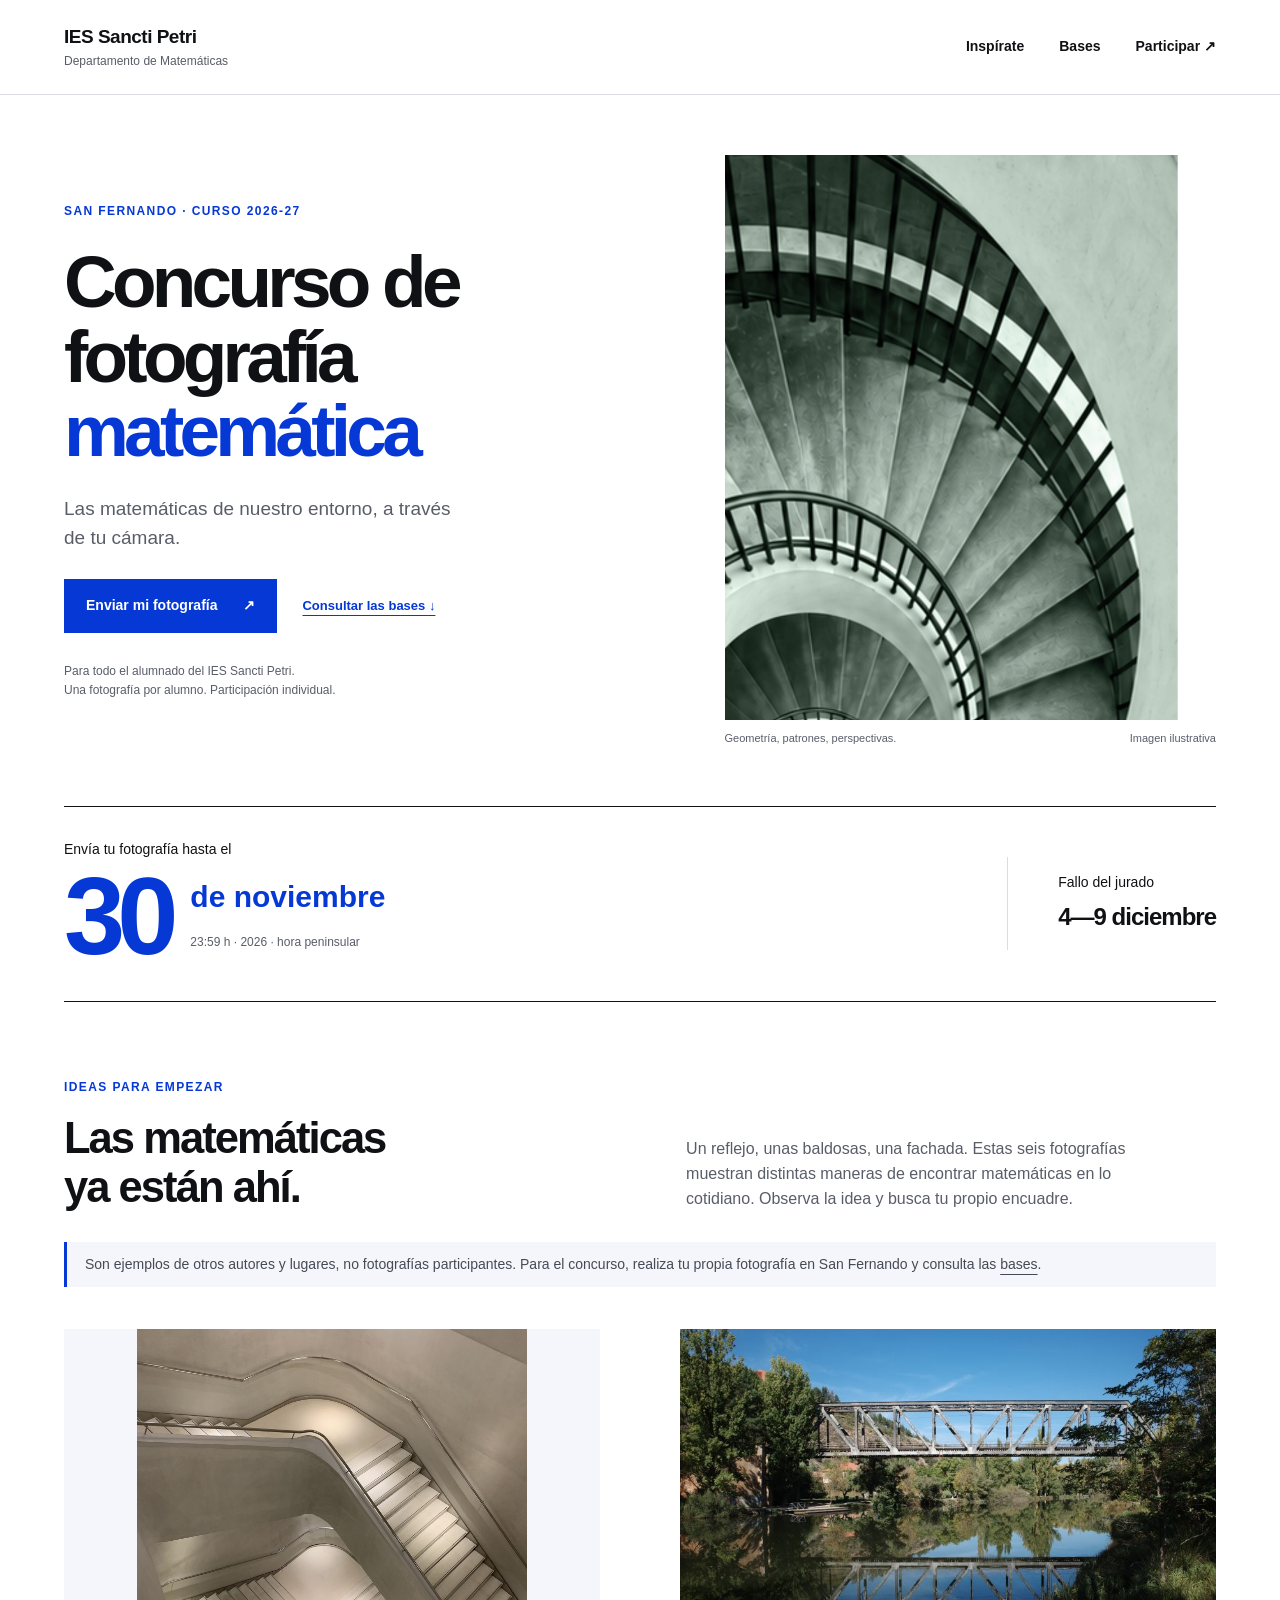
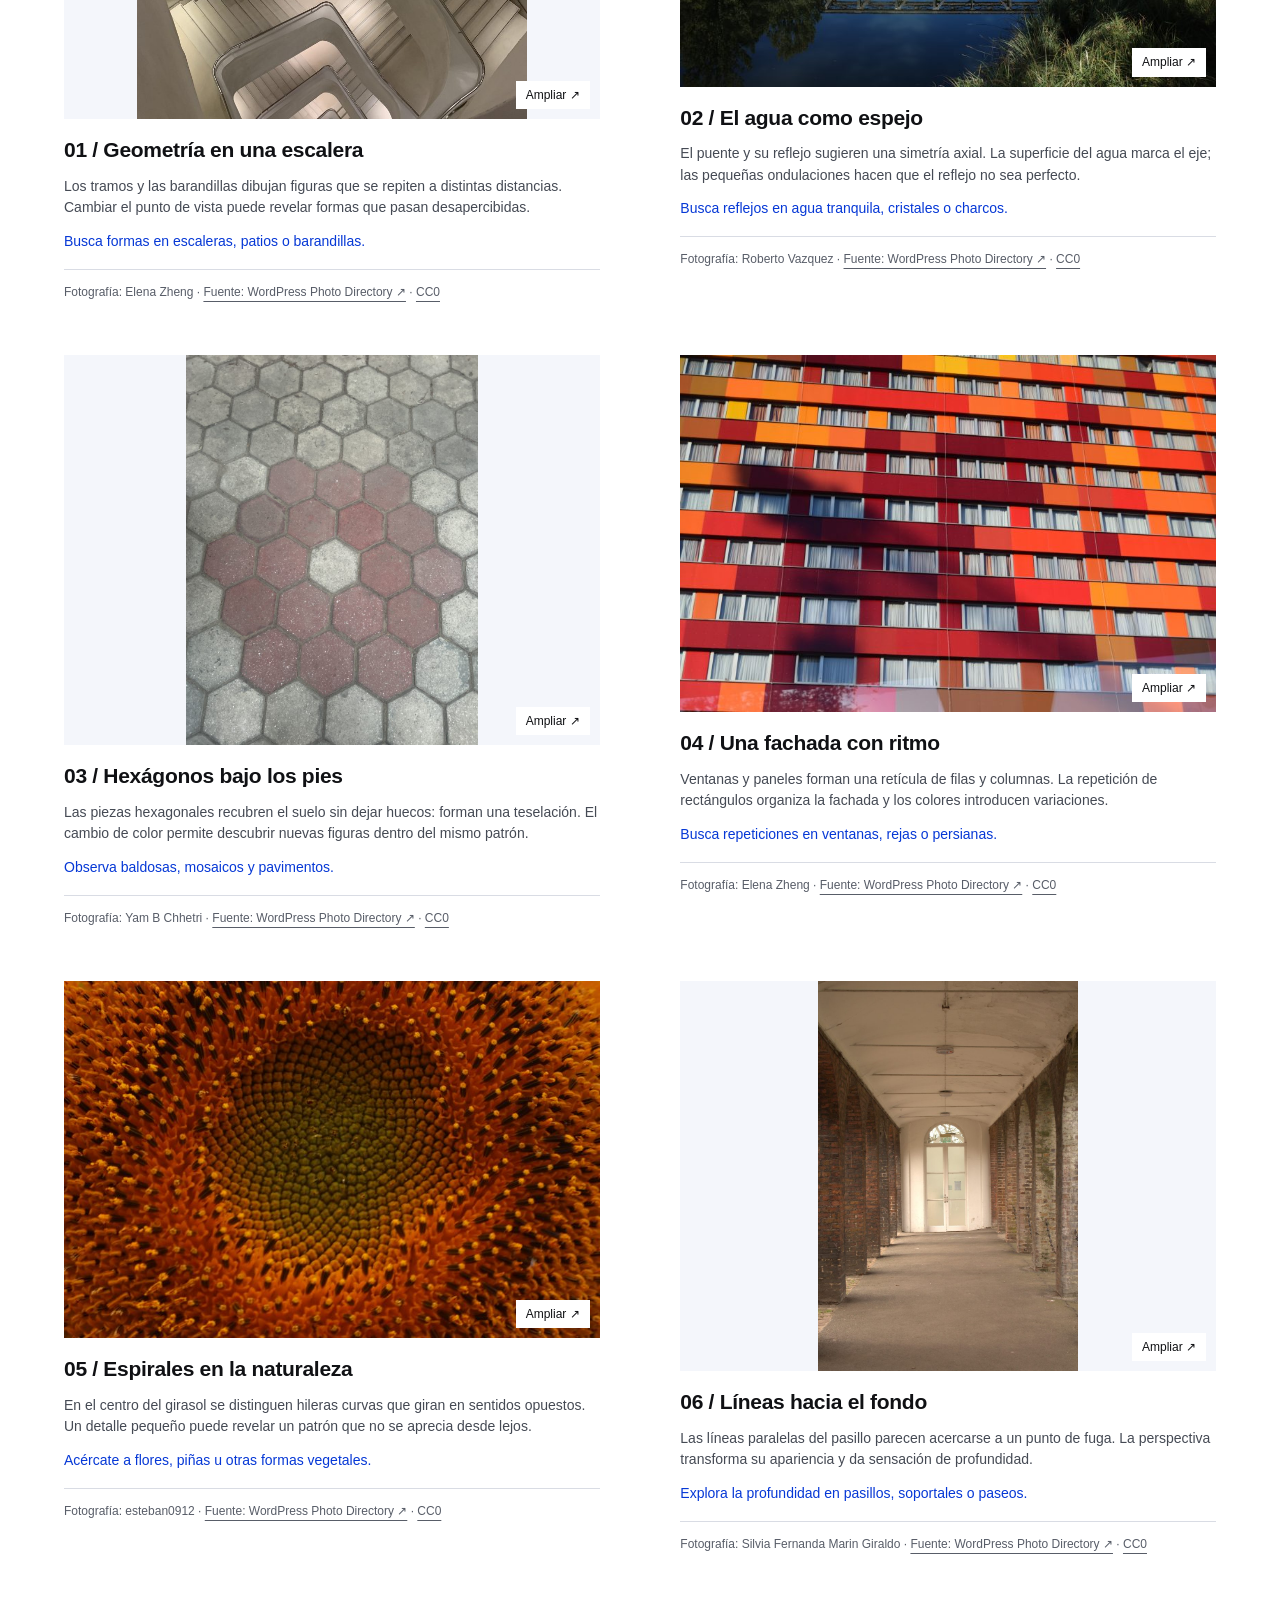
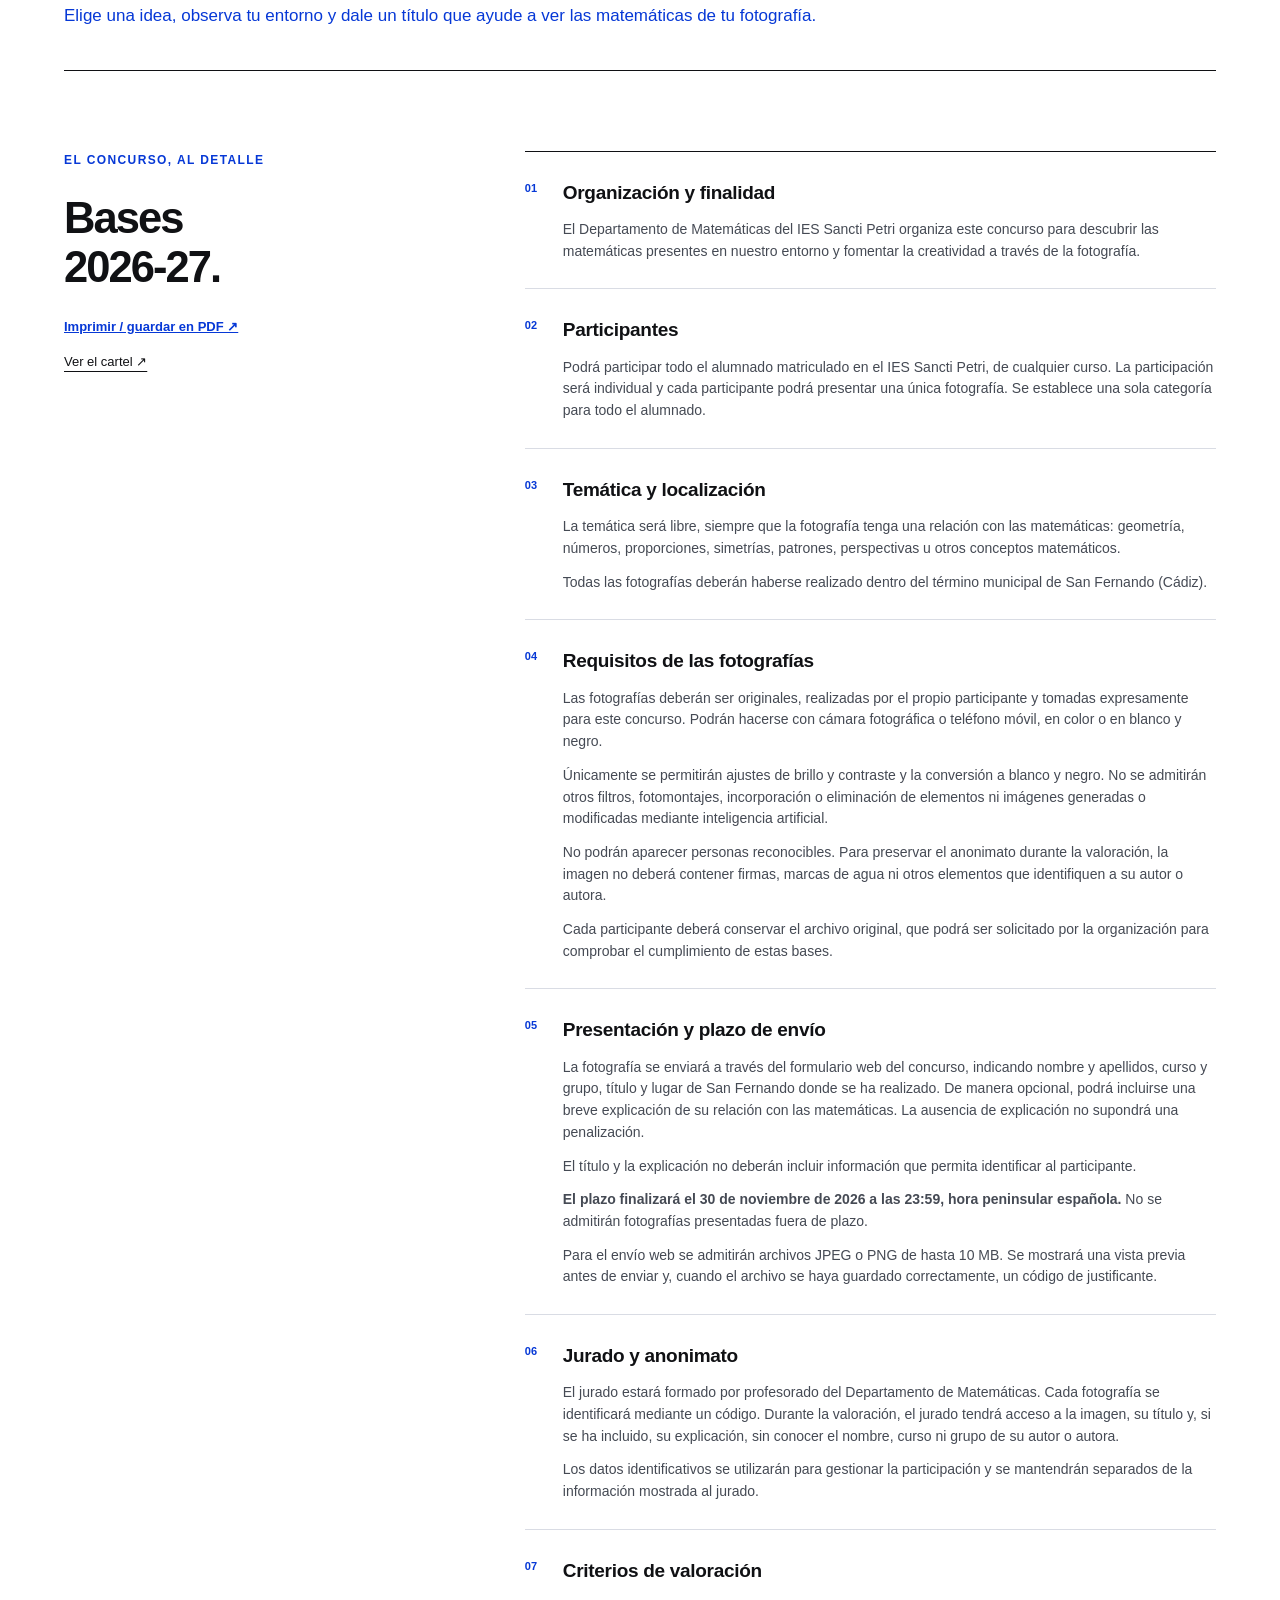
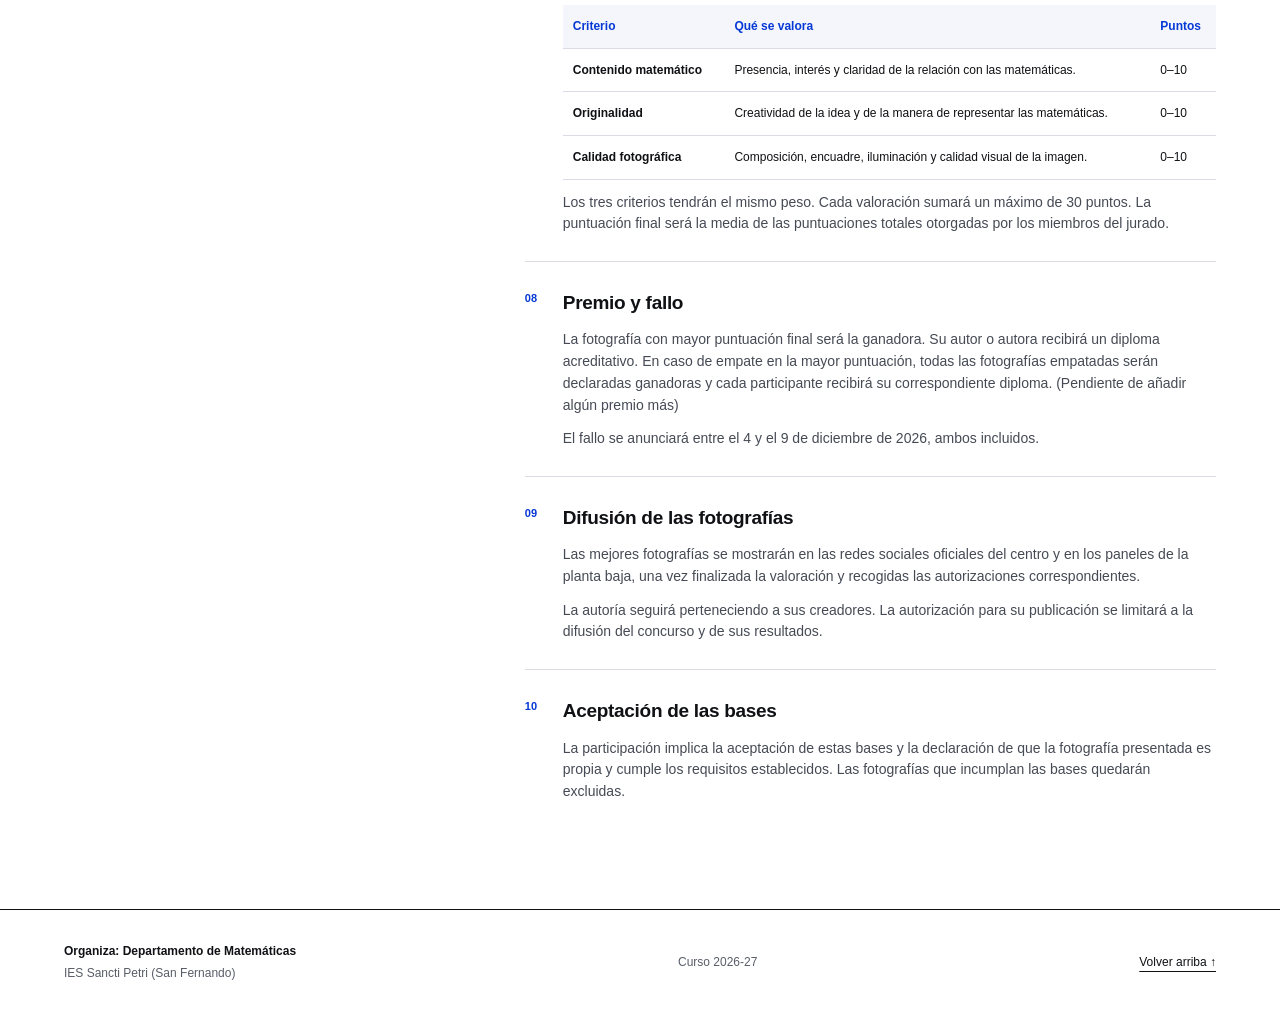
<file: docs/index.html>
<!doctype html>
<html lang="es">
<head>
<meta charset="utf-8"><meta name="viewport" content="width=device-width,initial-scale=1">
<meta name="description" content="Concurso de fotografía matemática del IES Sancti Petri. Curso 2026-27. Consulta las bases y presenta tu fotografía de San Fernando hasta el 30 de noviembre.">
<meta name="theme-color" content="#0638d6">
<title>Fotografía matemática · IES Sancti Petri</title>
<link rel="icon" href="./assets/favicon.svg" type="image/svg+xml">
<link rel="stylesheet" href="./style.css?v=20261029-1">
<link rel="stylesheet" href="./inspiration.css?v=20261029-1">
<script defer src="./config.js?v=20261028-3"></script><script defer src="./site.js?v=20261028-3"></script>
</head>
<body>
<a class="skip" href="#contenido">Saltar al contenido</a>
<header class="topbar"><a class="wordmark" href="#inicio">IES Sancti Petri<span>Departamento de Matemáticas</span></a><nav aria-label="Navegación principal"><a href="#inspiracion">Inspírate</a><a href="#bases">Bases</a><a data-submit-photo href="#bases" target="_blank" rel="noopener noreferrer" aria-disabled="true">Participar ↗</a></nav></header>
<main id="contenido">
<section class="hero" id="inicio" aria-labelledby="titulo">
<div class="hero-copy"><p class="eyebrow">San Fernando · Curso 2026-27</p><h1 id="titulo">Concurso de<br>fotografía<br><span>matemática</span></h1><p class="intro">Las matemáticas de nuestro entorno, a través de tu cámara.</p><div class="hero-actions"><a class="button" data-submit-photo href="#bases" target="_blank" rel="noopener noreferrer" aria-disabled="true">Enviar mi fotografía <span aria-hidden="true">↗</span></a><a class="text-link" href="#bases">Consultar las bases <span aria-hidden="true">↓</span></a></div><p class="notice" id="setup-note" hidden role="status">El formulario de envío todavía no está disponible.</p><noscript><p>Activa JavaScript para abrir el formulario de envío en otra pestaña.</p></noscript><p class="hero-note">Para todo el alumnado del IES Sancti Petri.<br>Una fotografía por alumno. Participación individual.</p></div>
<figure class="hero-image"><div class="photo-crop"><img src="./assets/cartel.png" alt="Imagen ilustrativa: una escalera de caracol vista desde arriba, con formas que se repiten alrededor de un centro." fetchpriority="high"></div><figcaption>Geometría, patrones, perspectivas.<span>Imagen ilustrativa</span></figcaption></figure>
</section>
<section class="deadline" aria-label="Calendario del concurso"><div class="closing"><p>Envía tu fotografía hasta el</p><div><strong>30</strong><span>de noviembre<br><small>23:59 h · 2026 · hora peninsular</small></span></div></div><div class="announcement"><p>Fallo del jurado</p><strong>4—9 diciembre</strong></div></section>
<section class="inspiration" id="inspiracion" aria-labelledby="inspiracion-titulo">
<div class="inspiration-heading"><div><p class="eyebrow">Ideas para empezar</p><h2 id="inspiracion-titulo">Las matemáticas<br>ya están ahí.</h2></div><p>Un reflejo, unas baldosas, una fachada. Estas seis fotografías muestran distintas maneras de encontrar matemáticas en lo cotidiano. Observa la idea y busca tu propio encuadre.</p></div>
<p class="inspiration-note">Son ejemplos de otros autores y lugares, no fotografías participantes. Para el concurso, realiza tu propia fotografía en San Fernando y consulta las <a href="#bases">bases</a>.</p>
<div class="examples">
<figure class="example example-square"><a class="example-photo" href="./assets/ejemplos/espiral.jpg" target="_blank" rel="noopener noreferrer" aria-label="Ampliar la fotografía de la escalera en otra pestaña"><img src="./assets/ejemplos/espiral.jpg" width="768" height="768" loading="lazy" decoding="async" alt="Escalera vista desde arriba: los tramos y las barandillas forman cuadriláteros que se repiten hacia el fondo."><span class="photo-enlarge">Ampliar ↗</span></a><figcaption><h3>01 / Geometría en una escalera</h3><p>Los tramos y las barandillas dibujan figuras que se repiten a distintas distancias. Cambiar el punto de vista puede revelar formas que pasan desapercibidas.</p><p class="example-prompt">Busca formas en escaleras, patios o barandillas.</p><p class="photo-credit">Fotografía: Elena Zheng · <a href="https://wordpress.org/photos/photo/69469d277e/" target="_blank" rel="noopener noreferrer">Fuente: WordPress Photo Directory ↗</a> · <a href="https://creativecommons.org/publicdomain/zero/1.0/" target="_blank" rel="noopener noreferrer">CC0</a></p></figcaption></figure>
<figure class="example"><a class="example-photo" href="./assets/ejemplos/simetria.jpg" target="_blank" rel="noopener noreferrer" aria-label="Ampliar la fotografía del puente y su reflejo en otra pestaña"><img src="./assets/ejemplos/simetria.jpg" width="768" height="512" loading="lazy" decoding="async" alt="Puente metálico sobre el Duero en Soria, reflejado en el agua junto con los árboles de la orilla."><span class="photo-enlarge">Ampliar ↗</span></a><figcaption><h3>02 / El agua como espejo</h3><p>El puente y su reflejo sugieren una simetría axial. La superficie del agua marca el eje; las pequeñas ondulaciones hacen que el reflejo no sea perfecto.</p><p class="example-prompt">Busca reflejos en agua tranquila, cristales o charcos.</p><p class="photo-credit">Fotografía: Roberto Vazquez · <a href="https://wordpress.org/photos/photo/22467b3290/" target="_blank" rel="noopener noreferrer">Fuente: WordPress Photo Directory ↗</a> · <a href="https://creativecommons.org/publicdomain/zero/1.0/" target="_blank" rel="noopener noreferrer">CC0</a></p></figcaption></figure>
<figure class="example example-portrait"><a class="example-photo" href="./assets/ejemplos/hexagonos.jpg" target="_blank" rel="noopener noreferrer" aria-label="Ampliar la fotografía del pavimento hexagonal en otra pestaña"><img src="./assets/ejemplos/hexagonos.jpg" width="768" height="1024" loading="lazy" decoding="async" alt="Baldosas hexagonales grises y rojizas que encajan formando un pavimento continuo."><span class="photo-enlarge">Ampliar ↗</span></a><figcaption><h3>03 / Hexágonos bajo los pies</h3><p>Las piezas hexagonales recubren el suelo sin dejar huecos: forman una teselación. El cambio de color permite descubrir nuevas figuras dentro del mismo patrón.</p><p class="example-prompt">Observa baldosas, mosaicos y pavimentos.</p><p class="photo-credit">Fotografía: Yam B Chhetri · <a href="https://wordpress.org/photos/photo/89867df763/" target="_blank" rel="noopener noreferrer">Fuente: WordPress Photo Directory ↗</a> · <a href="https://creativecommons.org/publicdomain/zero/1.0/" target="_blank" rel="noopener noreferrer">CC0</a></p></figcaption></figure>
<figure class="example"><a class="example-photo" href="./assets/ejemplos/ventanas.jpg" target="_blank" rel="noopener noreferrer" aria-label="Ampliar la fotografía de la fachada en otra pestaña"><img src="./assets/ejemplos/ventanas.jpg" width="768" height="512" loading="lazy" decoding="async" alt="Fachada con filas de ventanas y paneles rectangulares rojos, naranjas y amarillos."><span class="photo-enlarge">Ampliar ↗</span></a><figcaption><h3>04 / Una fachada con ritmo</h3><p>Ventanas y paneles forman una retícula de filas y columnas. La repetición de rectángulos organiza la fachada y los colores introducen variaciones.</p><p class="example-prompt">Busca repeticiones en ventanas, rejas o persianas.</p><p class="photo-credit">Fotografía: Elena Zheng · <a href="https://wordpress.org/photos/photo/19569de9a3/" target="_blank" rel="noopener noreferrer">Fuente: WordPress Photo Directory ↗</a> · <a href="https://creativecommons.org/publicdomain/zero/1.0/" target="_blank" rel="noopener noreferrer">CC0</a></p></figcaption></figure>
<figure class="example"><a class="example-photo" href="./assets/ejemplos/girasol.jpg" target="_blank" rel="noopener noreferrer" aria-label="Ampliar la fotografía del centro de un girasol en otra pestaña"><img src="./assets/ejemplos/girasol.jpg" width="768" height="512" loading="lazy" decoding="async" alt="Detalle del centro de un girasol donde se observan hileras curvas en espiral en dos sentidos."><span class="photo-enlarge">Ampliar ↗</span></a><figcaption><h3>05 / Espirales en la naturaleza</h3><p>En el centro del girasol se distinguen hileras curvas que giran en sentidos opuestos. Un detalle pequeño puede revelar un patrón que no se aprecia desde lejos.</p><p class="example-prompt">Acércate a flores, piñas u otras formas vegetales.</p><p class="photo-credit">Fotografía: esteban0912 · <a href="https://wordpress.org/photos/photo/341697169a/" target="_blank" rel="noopener noreferrer">Fuente: WordPress Photo Directory ↗</a> · <a href="https://creativecommons.org/publicdomain/zero/1.0/" target="_blank" rel="noopener noreferrer">CC0</a></p></figcaption></figure>
<figure class="example example-portrait"><a class="example-photo" href="./assets/ejemplos/perspectiva.jpg" target="_blank" rel="noopener noreferrer" aria-label="Ampliar la fotografía del pasillo en otra pestaña"><img src="./assets/ejemplos/perspectiva.jpg" width="768" height="1153" loading="lazy" decoding="async" alt="Pasillo entre pilares de ladrillo: las líneas del suelo y del techo parecen converger hacia una puerta al fondo."><span class="photo-enlarge">Ampliar ↗</span></a><figcaption><h3>06 / Líneas hacia el fondo</h3><p>Las líneas paralelas del pasillo parecen acercarse a un punto de fuga. La perspectiva transforma su apariencia y da sensación de profundidad.</p><p class="example-prompt">Explora la profundidad en pasillos, soportales o paseos.</p><p class="photo-credit">Fotografía: Silvia Fernanda Marin Giraldo · <a href="https://wordpress.org/photos/photo/9976aa030c/" target="_blank" rel="noopener noreferrer">Fuente: WordPress Photo Directory ↗</a> · <a href="https://creativecommons.org/publicdomain/zero/1.0/" target="_blank" rel="noopener noreferrer">CC0</a></p></figcaption></figure>
</div>
<p class="inspiration-closing">Elige una idea, observa tu entorno y dale un título que ayude a ver las matemáticas de tu fotografía.</p>
</section>
<section class="rules" id="bases" aria-labelledby="bases-titulo"><aside><p class="eyebrow">El concurso, al detalle</p><h2 id="bases-titulo">Bases<br> 2026-27.</h2><button type="button" class="text-link" id="print-bases">Imprimir / guardar en PDF ↗</button><a class="poster-link" href="./assets/cartel.png" target="_blank" rel="noopener">Ver el cartel ↗</a></aside><div class="rule-content">
<article><span class="rule-number">01</span><h3>Organización y finalidad</h3><p>El Departamento de Matemáticas del IES Sancti Petri organiza este concurso para descubrir las matemáticas presentes en nuestro entorno y fomentar la creatividad a través de la fotografía.</p></article>
<article><span class="rule-number">02</span><h3>Participantes</h3><p>Podrá participar todo el alumnado matriculado en el IES Sancti Petri, de cualquier curso. La participación será individual y cada participante podrá presentar una única fotografía. Se establece una sola categoría para todo el alumnado.</p></article>
<article><span class="rule-number">03</span><h3>Temática y localización</h3><p>La temática será libre, siempre que la fotografía tenga una relación con las matemáticas: geometría, números, proporciones, simetrías, patrones, perspectivas u otros conceptos matemáticos.</p><p>Todas las fotografías deberán haberse realizado dentro del término municipal de San Fernando (Cádiz).</p></article>
<article><span class="rule-number">04</span><h3>Requisitos de las fotografías</h3><p>Las fotografías deberán ser originales, realizadas por el propio participante y tomadas expresamente para este concurso. Podrán hacerse con cámara fotográfica o teléfono móvil, en color o en blanco y negro.</p><p>Únicamente se permitirán ajustes de brillo y contraste y la conversión a blanco y negro. No se admitirán otros filtros, fotomontajes, incorporación o eliminación de elementos ni imágenes generadas o modificadas mediante inteligencia artificial.</p><p>No podrán aparecer personas reconocibles. Para preservar el anonimato durante la valoración, la imagen no deberá contener firmas, marcas de agua ni otros elementos que identifiquen a su autor o autora.</p><p>Cada participante deberá conservar el archivo original, que podrá ser solicitado por la organización para comprobar el cumplimiento de estas bases.</p></article>
<article><span class="rule-number">05</span><h3>Presentación y plazo de envío</h3><p>La fotografía se enviará a través del formulario web del concurso, indicando nombre y apellidos, curso y grupo, título y lugar de San Fernando donde se ha realizado. De manera opcional, podrá incluirse una breve explicación de su relación con las matemáticas. La ausencia de explicación no supondrá una penalización.</p><p>El título y la explicación no deberán incluir información que permita identificar al participante.</p><p><strong>El plazo finalizará el 30 de noviembre de 2026 a las 23:59, hora peninsular española.</strong> No se admitirán fotografías presentadas fuera de plazo.</p><p>Para el envío web se admitirán archivos JPEG o PNG de hasta 10 MB. Se mostrará una vista previa antes de enviar y, cuando el archivo se haya guardado correctamente, un código de justificante.</p></article>
<article><span class="rule-number">06</span><h3>Jurado y anonimato</h3><p>El jurado estará formado por profesorado del Departamento de Matemáticas. Cada fotografía se identificará mediante un código. Durante la valoración, el jurado tendrá acceso a la imagen, su título y, si se ha incluido, su explicación, sin conocer el nombre, curso ni grupo de su autor o autora.</p><p>Los datos identificativos se utilizarán para gestionar la participación y se mantendrán separados de la información mostrada al jurado.</p></article>
<article><span class="rule-number">07</span><h3>Criterios de valoración</h3><div class="table-wrap"><table><caption class="sr-only">Criterios, aspectos valorados y puntuación</caption><thead><tr><th scope="col">Criterio</th><th scope="col">Qué se valora</th><th scope="col">Puntos</th></tr></thead><tbody><tr><th scope="row">Contenido matemático</th><td>Presencia, interés y claridad de la relación con las matemáticas.</td><td>0–10</td></tr><tr><th scope="row">Originalidad</th><td>Creatividad de la idea y de la manera de representar las matemáticas.</td><td>0–10</td></tr><tr><th scope="row">Calidad fotográfica</th><td>Composición, encuadre, iluminación y calidad visual de la imagen.</td><td>0–10</td></tr></tbody></table></div><p>Los tres criterios tendrán el mismo peso. Cada valoración sumará un máximo de 30 puntos. La puntuación final será la media de las puntuaciones totales otorgadas por los miembros del jurado.</p></article>
<article><span class="rule-number">08</span><h3>Premio y fallo</h3><p>La fotografía con mayor puntuación final será la ganadora. Su autor o autora recibirá un diploma acreditativo. En caso de empate en la mayor puntuación, todas las fotografías empatadas serán declaradas ganadoras y cada participante recibirá su correspondiente diploma. (Pendiente de añadir algún premio más)</p><p>El fallo se anunciará entre el 4 y el 9 de diciembre de 2026, ambos incluidos.</p></article>
<article><span class="rule-number">09</span><h3>Difusión de las fotografías</h3><p>Las mejores fotografías se mostrarán en las redes sociales oficiales del centro y en los paneles de la planta baja, una vez finalizada la valoración y recogidas las autorizaciones correspondientes.</p><p>La autoría seguirá perteneciendo a sus creadores. La autorización para su publicación se limitará a la difusión del concurso y de sus resultados.</p></article>
<article><span class="rule-number">10</span><h3>Aceptación de las bases</h3><p>La participación implica la aceptación de estas bases y la declaración de que la fotografía presentada es propia y cumple los requisitos establecidos. Las fotografías que incumplan las bases quedarán excluidas.</p></article>
</div></section>
</main>
<footer><div><strong>Organiza: Departamento de Matemáticas</strong><p>IES Sancti Petri (San Fernando)</p></div><span>Curso 2026-27</span><a href="#inicio">Volver arriba ↑</a></footer>
</body></html>
</file>
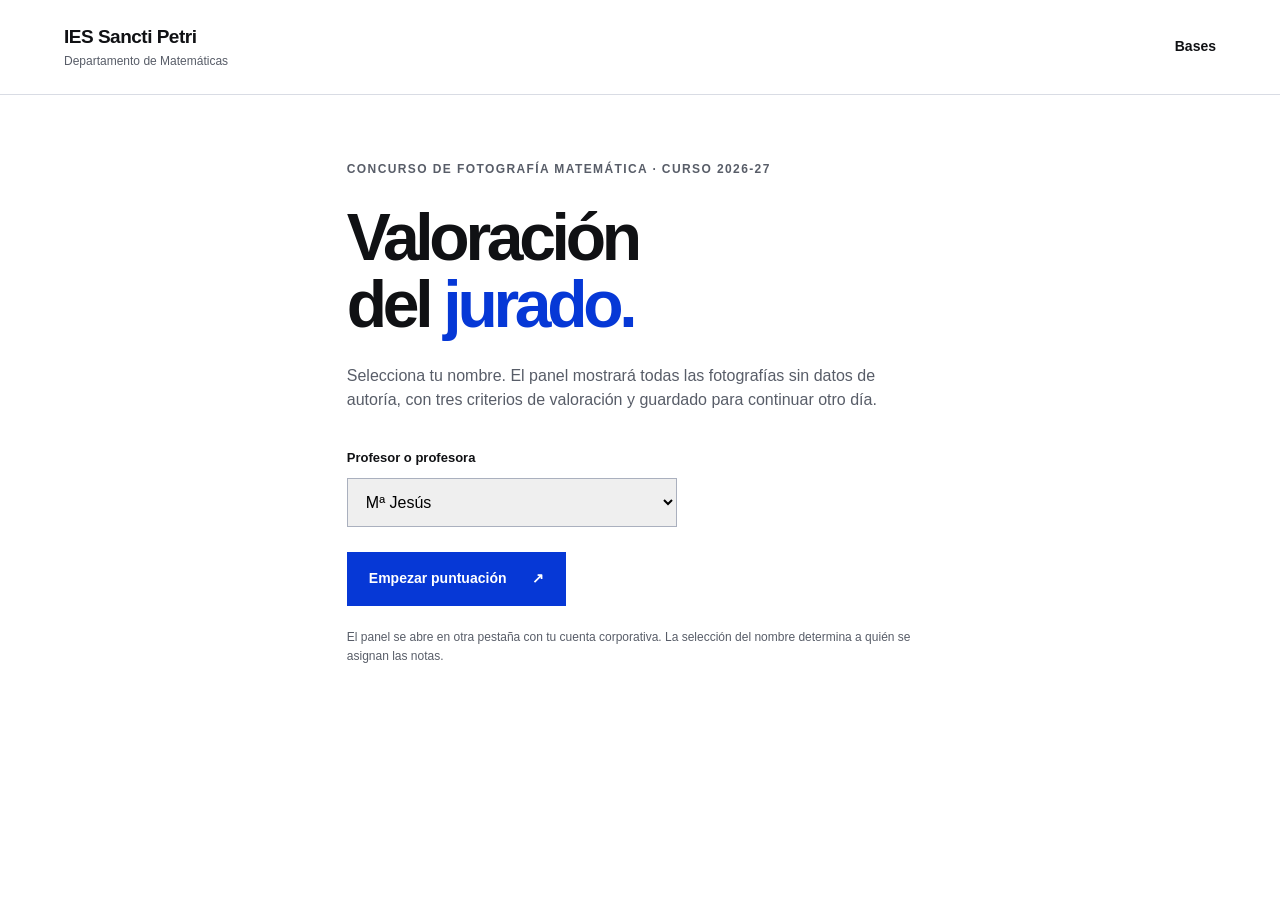
<file: docs/puntuacion/index.html>
<!doctype html><html lang="es"><head><meta charset="utf-8"><meta name="viewport" content="width=device-width,initial-scale=1"><meta name="theme-color" content="#0638d6"><title>Jurado · Fotografía matemática</title><link rel="icon" href="../assets/favicon.svg"><link rel="stylesheet" href="../style.css"><script defer src="../config.js?v=20261028-4"></script><script defer src="./jury-entry.js?v=20261028-4"></script><style>.jury-entry{max-width:740px;padding:65px 6% 90px;margin:auto}.jury-entry h1{font-size:clamp(40px,7vw,66px);margin-bottom:25px}.jury-entry>p{color:#585d68}.jury-entry label{display:block;font-size:13px;font-weight:700;margin:35px 0 10px}.jury-entry select{font:16px Arial;padding:14px;border:1px solid #aab0be;width:100%;max-width:330px;display:block;margin-bottom:25px}.jury-entry .button{width:max-content}.jury-entry .small{font-size:12px;margin-top:22px}.jury-entry select:focus-visible{outline:3px solid #8aa4ff;outline-offset:3px}</style></head><body><header class="topbar"><a class="wordmark" href="../">IES Sancti Petri<span>Departamento de Matemáticas</span></a><nav><a href="../#bases">Bases</a></nav></header><main class="jury-entry"><p class="eyebrow">Concurso de fotografía matemática · Curso 2026-27</p><h1>Valoración<br>del <span>jurado.</span></h1><p>Selecciona tu nombre. El panel mostrará todas las fotografías sin datos de autoría, con tres criterios de valoración y guardado para continuar otro día.</p><label for="jury-teacher">Profesor o profesora</label><select id="jury-teacher"><option value="maria-jesus">Mª Jesús</option><option value="diego">Diego</option><option value="lucia">Lucía</option><option value="carmen">Carmen</option><option value="juana">Juana</option><option value="david">David</option><option value="maria-carmen">Mª Carmen</option></select><a class="button" id="jury-open" href="#" target="_blank" rel="noopener noreferrer" aria-disabled="true">Empezar puntuación <span aria-hidden="true">↗</span></a><p class="small">El panel se abre en otra pestaña con tu cuenta corporativa. La selección del nombre determina a quién se asignan las notas.</p><p class="notice" id="jury-setup" role="status">El panel todavía no está conectado.</p></main></body></html>
</file>
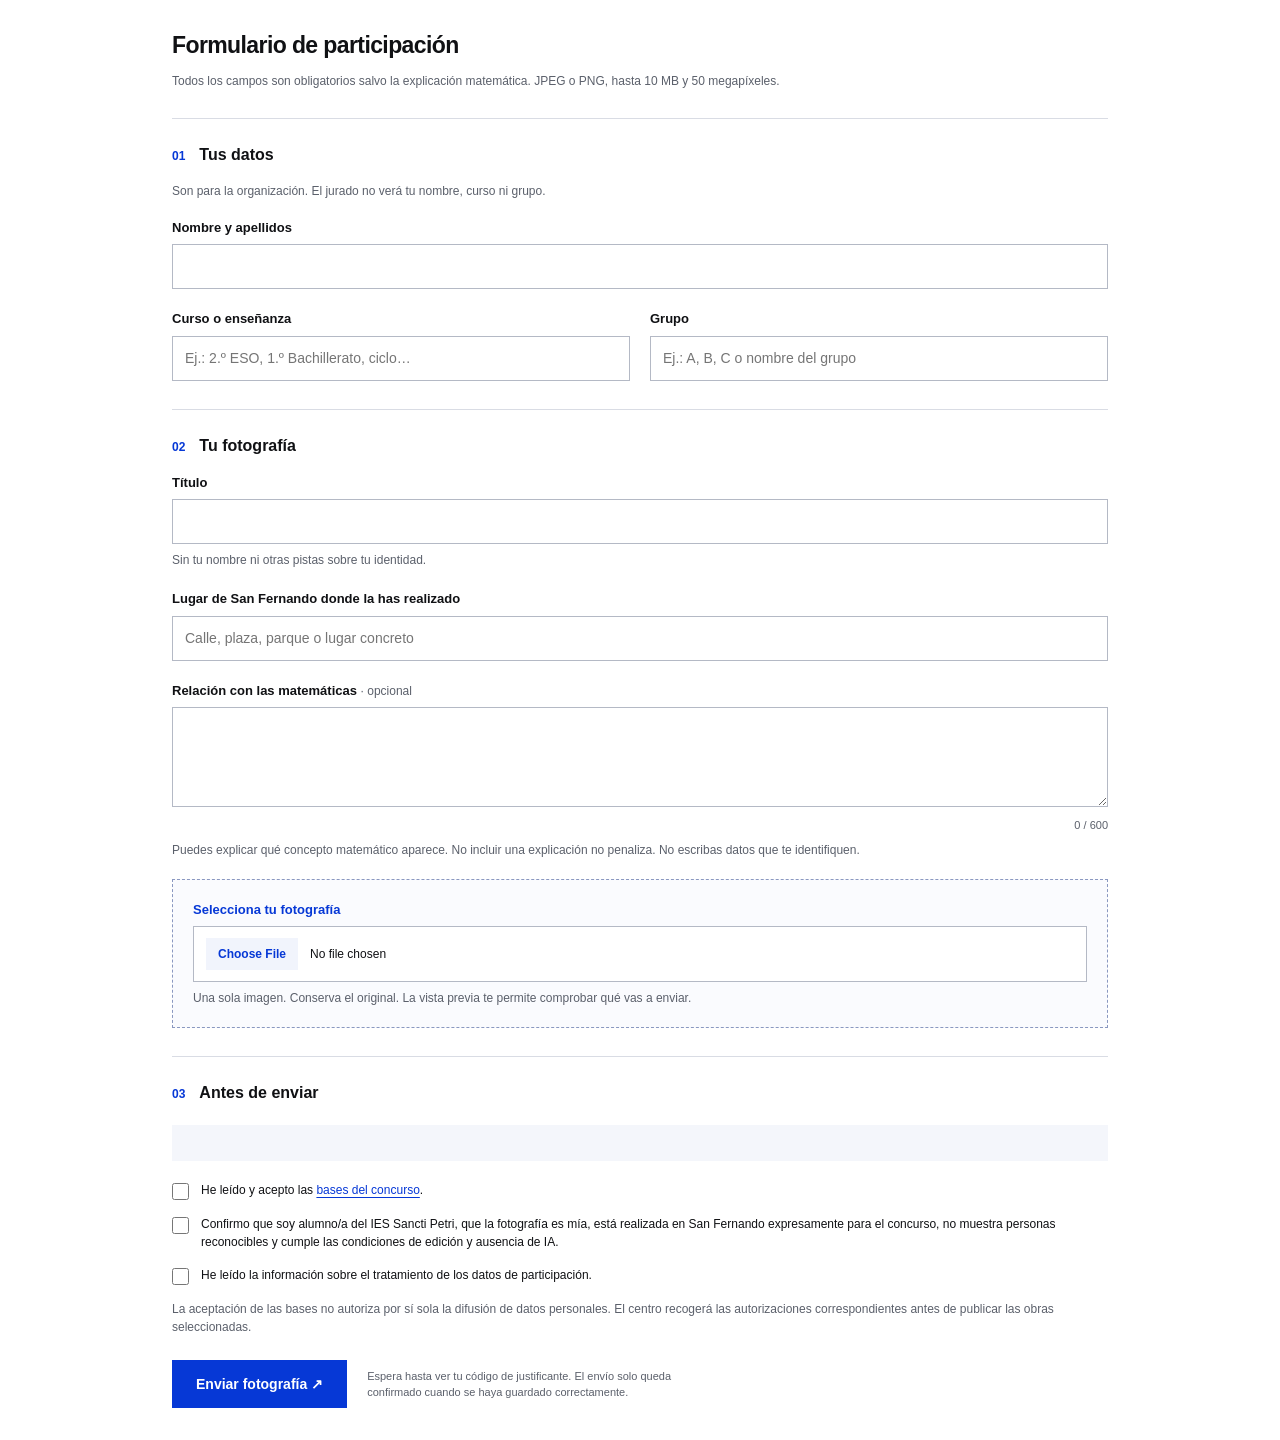
<file: apps-script/Formulario.html>
<!doctype html><html lang="es"><head><base target="_top"><meta charset="utf-8"><meta name="viewport" content="width=device-width,initial-scale=1"><title>Participación · Fotografía matemática</title><style>
:root{--blue:#0638d6;--line:#d9dce4;--muted:#5b606b}*{box-sizing:border-box}body{margin:0;color:#101114;font:14px/1.5 Arial,Helvetica,sans-serif;background:white}main{padding:32px;max-width:1000px;margin:auto}h2{font-size:23px;line-height:1.2;letter-spacing:-.6px;margin:0 0 12px}h3{font-size:16px;margin:0 0 15px}.small{font-size:12px;color:var(--muted)}p{margin:8px 0 18px}.section{border-top:1px solid var(--line);margin-top:28px;padding-top:24px}.section h3 span{color:var(--blue);margin-right:14px;font-size:12px}label{display:block;font-size:13px;font-weight:600;margin-bottom:7px}.optional{font-weight:400;color:var(--muted);font-size:12px}.grid{display:grid;grid-template-columns:1fr 1fr;gap:20px}.full{grid-column:1/-1}input:not([type=checkbox]),textarea{width:100%;font:14px/1.5 Arial,Helvetica,sans-serif;padding:11px 12px;border:1px solid #b4b9c5;border-radius:0;background:white;color:#101114}textarea{resize:vertical;min-height:100px}input:focus-visible,textarea:focus-visible,button:focus-visible,a:focus-visible{outline:3px solid #88a0ff;outline-offset:2px}input[type=file]{font-size:12px!important;cursor:pointer}input::file-selector-button{background:#f1f4fc;border:0;padding:9px 12px;color:var(--blue);font-weight:700;margin-right:12px;cursor:pointer}.help{margin:7px 0 0;font-size:12px;color:var(--muted)}.privacy{padding:18px;background:#f4f6fb;font-size:12px;white-space:pre-line;margin:20px 0}.check{display:flex;align-items:flex-start;gap:12px;font-size:12px;font-weight:400;margin:15px 0}.check input{flex:0 0 auto;width:17px;height:17px;margin:2px 0 0;accent-color:var(--blue)}.check a{color:var(--blue);text-underline-offset:3px}.upload{border:1px dashed #8a98c0;padding:20px;background:#fafbfe}.upload label{color:var(--blue)}#photo-preview{display:block;max-height:240px;max-width:100%;object-fit:contain;margin:18px auto 0}button{font:700 14px Arial,Helvetica,sans-serif;border:0;border-radius:0;background:var(--blue);color:white;padding:16px 24px;cursor:pointer}button:hover{background:#052ba4}button:disabled{opacity:.55;cursor:wait}.status{padding:16px 18px;border-left:3px solid var(--blue);background:#f1f4fc;margin-top:20px;font-size:13px}.status.error{border-color:#a02626;background:#fff4f3;color:#842323}.status.success{background:#edf7ef;border-color:#236237}.submit-row{margin-top:24px;display:flex;align-items:center;gap:20px}.submit-row p{font-size:11px;color:var(--muted);max-width:310px;margin:0}.honeypot{position:absolute;left:-10000px;top:auto;width:1px;height:1px;overflow:hidden}.receipt{padding:25px;background:#f4f6fb;border-top:3px solid var(--blue);margin-top:25px}.receipt h2{color:var(--blue)}.receipt-code{font-size:27px;font-weight:800;letter-spacing:1px;margin:15px 0}.download{display:inline-block;margin-top:15px;background:white;border:1px solid var(--blue);color:var(--blue);text-decoration:none;padding:12px 18px;font-size:13px;font-weight:700}#counter{display:block;text-align:right;font-size:11px;color:var(--muted);margin-top:4px}[hidden]{display:none!important}.preview-note{font-size:12px;color:var(--blue);margin-top:0}@media(max-width:580px){main{padding:22px 18px}.grid{grid-template-columns:1fr;gap:17px}.section{margin-top:24px;padding-top:20px}.submit-row{display:block}.submit-row p{margin-top:14px}.receipt-code{font-size:22px}.upload{padding:15px}}
</style></head><body><main>
<p class="preview-note" id="preview-note" hidden>Modo de demostración · No se enviarán archivos.</p>
<h2>Formulario de participación</h2><p class="small">Todos los campos son obligatorios salvo la explicación matemática. JPEG o PNG, hasta 10 MB y 50 megapíxeles.</p>
<div class="status" id="availability" role="status" hidden></div>
<form id="entry-form">
<div class="honeypot" aria-hidden="true"><label for="website">Deja este campo vacío</label><input id="website" name="website" autocomplete="off" tabindex="-1"></div>
<section class="section"><h3><span>01</span>Tus datos</h3><p class="small">Son para la organización. El jurado no verá tu nombre, curso ni grupo.</p><div class="grid"><div class="full"><label for="fullName">Nombre y apellidos</label><input name="fullName" id="fullName" autocomplete="name" required maxlength="120"></div><div><label for="course">Curso o enseñanza</label><input id="course" name="course" required maxlength="80" placeholder="Ej.: 2.º ESO, 1.º Bachillerato, ciclo…"></div><div><label for="group">Grupo</label><input id="group" name="group" required maxlength="40" placeholder="Ej.: A, B, C o nombre del grupo"></div></div></section>
<section class="section"><h3><span>02</span>Tu fotografía</h3><div class="grid"><div class="full"><label for="title">Título</label><input id="title" name="title" required maxlength="100"><p class="help">Sin tu nombre ni otras pistas sobre tu identidad.</p></div><div class="full"><label for="location">Lugar de San Fernando donde la has realizado</label><input id="location" name="location" required maxlength="180" placeholder="Calle, plaza, parque o lugar concreto"></div><div class="full"><label for="explanation">Relación con las matemáticas <span class="optional">· opcional</span></label><textarea id="explanation" name="explanation" maxlength="600" rows="3" aria-describedby="explanation-help counter"></textarea><span id="counter">0 / 600</span><p class="help" id="explanation-help">Puedes explicar qué concepto matemático aparece. No incluir una explicación no penaliza. No escribas datos que te identifiquen.</p></div><div class="full upload"><label for="photo">Selecciona tu fotografía</label><input type="file" id="photo" name="photo" accept="image/jpeg,image/png,.jpg,.jpeg,.png" required aria-describedby="file-help"><p class="help" id="file-help">Una sola imagen. Conserva el original. La vista previa te permite comprobar qué vas a enviar.</p><img id="photo-preview" alt="Vista previa de la fotografía seleccionada" hidden><p id="file-info" class="help" hidden></p></div></div></section>
<section class="section"><h3><span>03</span>Antes de enviar</h3><div class="privacy" id="privacy"></div><label class="check"><input type="checkbox" id="acceptRules" required><span>He leído y acepto las <a id="bases-link" href="#" target="_blank" rel="noopener">bases del concurso</a>.</span></label><label class="check"><input type="checkbox" id="declareOriginal" required><span>Confirmo que soy alumno/a del IES Sancti Petri, que la fotografía es mía, está realizada en San Fernando expresamente para el concurso, no muestra personas reconocibles y cumple las condiciones de edición y ausencia de IA.</span></label><label class="check"><input type="checkbox" id="privacyRead" required><span>He leído la información sobre el tratamiento de los datos de participación.</span></label><p class="small">La aceptación de las bases no autoriza por sí sola la difusión de datos personales. El centro recogerá las autorizaciones correspondientes antes de publicar las obras seleccionadas.</p></section>
<div class="submit-row"><button id="submit-button" type="submit">Enviar fotografía ↗</button><p>Espera hasta ver tu código de justificante. El envío solo queda confirmado cuando se haya guardado correctamente.</p></div>
</form>
<div id="status" class="status" role="status" aria-live="polite" hidden></div>
<section id="receipt" class="receipt" tabindex="-1" hidden><h2>Fotografía recibida.</h2><p>Conserva este código como justificante de tu participación.</p><p id="receipt-code" class="receipt-code"></p><p id="receipt-date" class="small"></p><p>El fallo se anunciará entre el 4 y el 9 de diciembre de 2026.</p><a id="download-receipt" class="download">Descargar justificante</a></section>
</main><script>
const CONFIG = <?!= clientConfig ?>;
const form = document.getElementById('entry-form');
const photo = document.getElementById('photo');
const statusBox = document.getElementById('status');
const send = document.getElementById('submit-button');
const requestId = typeof crypto.randomUUID === 'function' ? crypto.randomUUID() : Array.from(crypto.getRandomValues(new Uint8Array(24)), b => b.toString(16).padStart(2, '0')).join('');
let fileUrl = '', receiptUrl = '', busy = false;
const showStatus = (message, error = false) => { statusBox.textContent = message; statusBox.className = 'status' + (error ? ' error' : ''); statusBox.hidden = false; };
document.getElementById('privacy').textContent = CONFIG.privacyText || 'La información de protección de datos del centro se añadirá antes de abrir la recepción de fotografías. En esta vista previa no se recogen datos ni archivos.';
if (CONFIG.basesUrl) document.getElementById('bases-link').href = CONFIG.basesUrl;
else document.getElementById('bases-link').addEventListener('click', e => { e.preventDefault(); showStatus('Consulta las bases completas en la página principal.'); });
if (CONFIG.demo) document.getElementById('preview-note').hidden = false;
if (CONFIG.closed || (!CONFIG.ready && !CONFIG.demo)) {
  const note = document.getElementById('availability'); note.hidden = false;
  note.textContent = CONFIG.closed ? 'El plazo de participación ha finalizado.' : 'La recepción de fotografías todavía no está abierta.';
  send.disabled = true;
}
document.getElementById('explanation').addEventListener('input', e => { document.getElementById('counter').textContent = e.target.value.length + ' / 600'; });
function checkFile(file) {
  if (!file) throw new Error('Selecciona una fotografía.');
  if (!['image/jpeg', 'image/png'].includes(file.type)) throw new Error('Utiliza un archivo JPEG o PNG. No se admite HEIC: expórtalo a JPEG sin aplicar retoques.');
  if (file.size > 10 * 1024 * 1024) throw new Error('El archivo supera los 10 MB. Selecciona una copia de menor tamaño, sin recortar ni modificar la fotografía.');
  if (!file.size) throw new Error('El archivo está vacío.');
}
photo.addEventListener('change', () => {
  const img = document.getElementById('photo-preview'); const info = document.getElementById('file-info');
  img.hidden = true; info.hidden = true; photo.setCustomValidity('');
  if (fileUrl) URL.revokeObjectURL(fileUrl);
  if (!photo.files[0]) return;
  try {
    checkFile(photo.files[0]); fileUrl = URL.createObjectURL(photo.files[0]); img.src = fileUrl; img.hidden = false;
    info.textContent = (photo.files[0].size / (1024 * 1024)).toFixed(2) + ' MB · ' + (photo.files[0].type === 'image/jpeg' ? 'JPEG' : 'PNG'); info.hidden = false;
    statusBox.hidden = true;
  } catch (error) { photo.setCustomValidity(error.message); showStatus(error.message, true); }
});
const dataUrl = file => new Promise((resolve, reject) => { const r = new FileReader(); r.onload = () => resolve(r.result.split(',')[1]); r.onerror = () => reject(new Error('No se ha podido leer la imagen.')); r.readAsDataURL(file); });
const loadImage = file => new Promise((resolve,reject) => {
  const url = URL.createObjectURL(file); const img = new Image();
  img.onload = () => { URL.revokeObjectURL(url); resolve(img); };
  img.onerror = () => { URL.revokeObjectURL(url); reject(new Error('No se puede abrir la fotografía. Comprueba que el archivo no esté dañado.')); }; img.src = url;
});
async function preparePhoto(file) {
  const img = await loadImage(file);
  if (!img.naturalWidth || !img.naturalHeight || img.naturalWidth * img.naturalHeight > 50000000) throw new Error('La fotografía debe tener como máximo 50 megapíxeles.');
  const canvas = document.createElement('canvas'); canvas.width = img.naturalWidth; canvas.height = img.naturalHeight;
  const ctx = canvas.getContext('2d'); if (!ctx) throw new Error('Tu navegador no puede preparar la imagen. Prueba con otro navegador.');
  ctx.fillStyle = '#fff'; ctx.fillRect(0, 0, canvas.width, canvas.height); ctx.drawImage(img, 0, 0);
  // Copia visual con la misma resolución y sin metadatos; el original se conserva sin cambios.
  let blob;
  for (const quality of [1, .96, .92]) {
    blob = await new Promise(resolve => canvas.toBlob(resolve, 'image/jpeg', quality));
    if (blob && blob.size <= 10 * 1024 * 1024) break;
  }
  canvas.width = canvas.height = 0;
  if (!blob || blob.size > 10 * 1024 * 1024) throw new Error('No se ha podido preparar la copia de valoración. Utiliza una imagen de menor resolución.');
  return { photo: { data: await dataUrl(file) }, juryPhoto: { data: await dataUrl(blob) } };
}
function callServer(payload) {
  return new Promise((resolve, reject) => {
    if (!window.google?.script?.run) { reject(new Error('No se ha podido conectar con el formulario. Ábrelo desde el enlace oficial del concurso.')); return; }
    google.script.run.withSuccessHandler(resolve).withFailureHandler(() => reject(new Error('Se ha interrumpido la conexión. Vuelve a pulsar Enviar sin recargar; si se guardó, recuperarás el mismo justificante.'))).submitEntry(payload);
  });
}
form.addEventListener('submit', async event => {
  event.preventDefault(); if (busy || !form.reportValidity()) return;
  if (!CONFIG.demo && (!CONFIG.ready || CONFIG.closed)) return;
  busy = true; send.disabled = true; send.textContent = 'Preparando fotografía…';
  // Bloquear cambios durante el envío evita que el justificante corresponda a otra versión del formulario.
  const controls = [...form.querySelectorAll('input,textarea')]; controls.forEach(el => el.disabled = true);
  try {
    const file = photo.files[0]; checkFile(file);
    if (CONFIG.demo) { await loadImage(file); showStatus('Vista previa: el formulario es válido. No se han enviado ni guardado la fotografía o los datos.'); return; }
    const payload = { requestId, website: document.getElementById('website').value };
    for (const name of ['fullName','course','group','title','location','explanation']) payload[name] = document.getElementById(name).value.trim();
    for (const name of ['acceptRules','declareOriginal','privacyRead']) payload[name] = document.getElementById(name).checked;
    if (['fullName','course','group','title','location'].some(name => !payload[name])) throw new Error('Completa todos los campos obligatorios.');
    Object.assign(payload, await preparePhoto(file));
    send.textContent = 'Guardando fotografía…'; showStatus('Se está enviando tu fotografía. Mantén esta página abierta hasta que aparezca el justificante.');
    const result = await callServer(payload);
    if (!result || !result.ok) throw new Error(result?.message || 'No se ha podido confirmar el envío. Vuelve a intentarlo sin recargar.');
    statusBox.hidden = true; form.hidden = true;
    const receipt = document.getElementById('receipt'); receipt.hidden = false;
    document.getElementById('receipt-code').textContent = result.code;
    const when = new Date(result.receivedAt).toLocaleString('es-ES', { timeZone:'Europe/Madrid', dateStyle:'long', timeStyle:'short' });
    document.getElementById('receipt-date').textContent = 'Recibida el ' + when + ' (hora peninsular).';
    const text = 'JUSTIFICANTE DE PARTICIPACIÓN\nConcurso de fotografía matemática · IES Sancti Petri\nCurso 2026-27\n\nCódigo: ' + result.code + '\nRecibida el ' + when + ' (hora peninsular).\nTítulo: ' + payload.title + '\n\nConserva el original de la fotografía.\nFallo: entre el 4 y el 9 de diciembre de 2026.\n';
    receiptUrl = URL.createObjectURL(new Blob([text], {type:'text/plain;charset=utf-8'}));
    const download = document.getElementById('download-receipt'); download.href = receiptUrl; download.download = 'Justificante-' + result.code + '.txt';
    receipt.focus();
  } catch (error) { showStatus(error.message || 'No se ha podido realizar el envío.', true); }
  finally { busy = false; controls.forEach(el => el.disabled = false); send.disabled = false; send.textContent = 'Enviar fotografía ↗'; }
});
window.addEventListener('beforeunload', event => { if (busy) { event.preventDefault(); event.returnValue = ''; } });
</script></body></html>
</file>
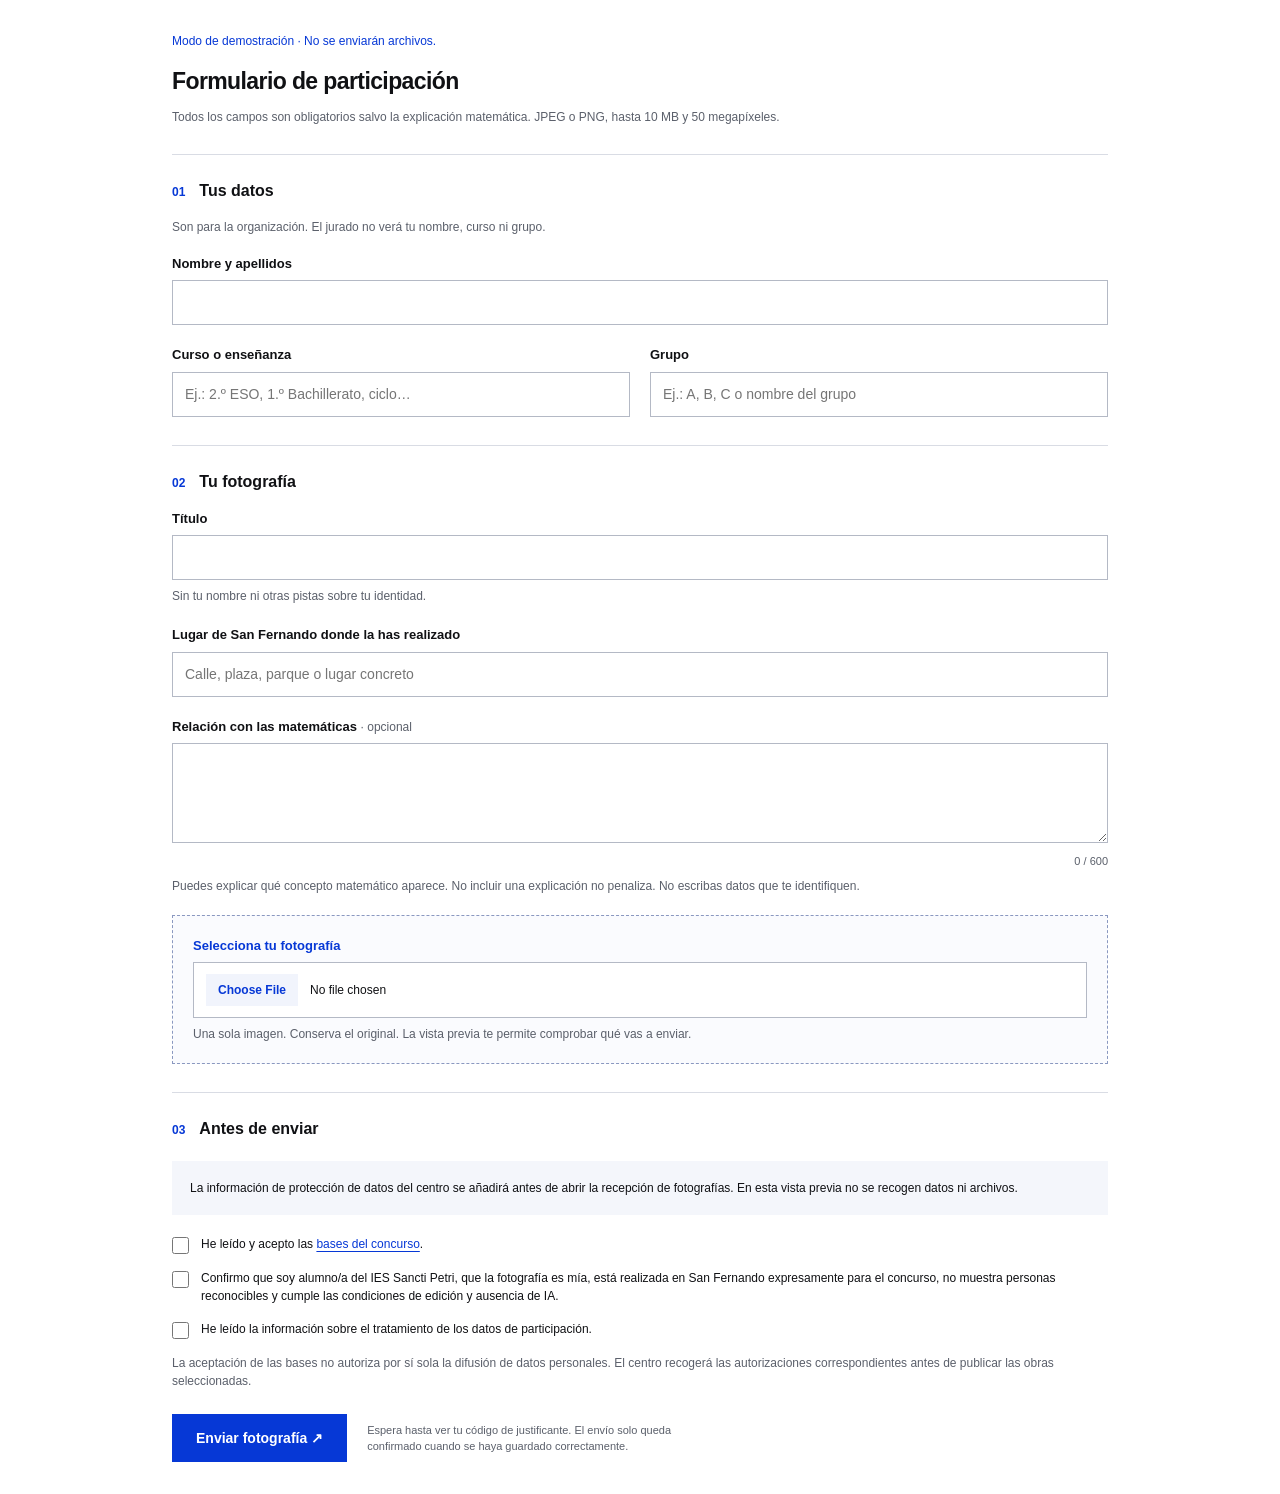
<file: docs/form-preview.html>
<!doctype html><html lang="es"><head><base target="_top"><meta charset="utf-8"><meta name="viewport" content="width=device-width,initial-scale=1"><title>Participación · Fotografía matemática</title><style>
:root{--blue:#0638d6;--line:#d9dce4;--muted:#5b606b}*{box-sizing:border-box}body{margin:0;color:#101114;font:14px/1.5 Arial,Helvetica,sans-serif;background:white}main{padding:32px;max-width:1000px;margin:auto}h2{font-size:23px;line-height:1.2;letter-spacing:-.6px;margin:0 0 12px}h3{font-size:16px;margin:0 0 15px}.small{font-size:12px;color:var(--muted)}p{margin:8px 0 18px}.section{border-top:1px solid var(--line);margin-top:28px;padding-top:24px}.section h3 span{color:var(--blue);margin-right:14px;font-size:12px}label{display:block;font-size:13px;font-weight:600;margin-bottom:7px}.optional{font-weight:400;color:var(--muted);font-size:12px}.grid{display:grid;grid-template-columns:1fr 1fr;gap:20px}.full{grid-column:1/-1}input:not([type=checkbox]),textarea{width:100%;font:14px/1.5 Arial,Helvetica,sans-serif;padding:11px 12px;border:1px solid #b4b9c5;border-radius:0;background:white;color:#101114}textarea{resize:vertical;min-height:100px}input:focus-visible,textarea:focus-visible,button:focus-visible,a:focus-visible{outline:3px solid #88a0ff;outline-offset:2px}input[type=file]{font-size:12px!important;cursor:pointer}input::file-selector-button{background:#f1f4fc;border:0;padding:9px 12px;color:var(--blue);font-weight:700;margin-right:12px;cursor:pointer}.help{margin:7px 0 0;font-size:12px;color:var(--muted)}.privacy{padding:18px;background:#f4f6fb;font-size:12px;white-space:pre-line;margin:20px 0}.check{display:flex;align-items:flex-start;gap:12px;font-size:12px;font-weight:400;margin:15px 0}.check input{flex:0 0 auto;width:17px;height:17px;margin:2px 0 0;accent-color:var(--blue)}.check a{color:var(--blue);text-underline-offset:3px}.upload{border:1px dashed #8a98c0;padding:20px;background:#fafbfe}.upload label{color:var(--blue)}#photo-preview{display:block;max-height:240px;max-width:100%;object-fit:contain;margin:18px auto 0}button{font:700 14px Arial,Helvetica,sans-serif;border:0;border-radius:0;background:var(--blue);color:white;padding:16px 24px;cursor:pointer}button:hover{background:#052ba4}button:disabled{opacity:.55;cursor:wait}.status{padding:16px 18px;border-left:3px solid var(--blue);background:#f1f4fc;margin-top:20px;font-size:13px}.status.error{border-color:#a02626;background:#fff4f3;color:#842323}.status.success{background:#edf7ef;border-color:#236237}.submit-row{margin-top:24px;display:flex;align-items:center;gap:20px}.submit-row p{font-size:11px;color:var(--muted);max-width:310px;margin:0}.honeypot{position:absolute;left:-10000px;top:auto;width:1px;height:1px;overflow:hidden}.receipt{padding:25px;background:#f4f6fb;border-top:3px solid var(--blue);margin-top:25px}.receipt h2{color:var(--blue)}.receipt-code{font-size:27px;font-weight:800;letter-spacing:1px;margin:15px 0}.download{display:inline-block;margin-top:15px;background:white;border:1px solid var(--blue);color:var(--blue);text-decoration:none;padding:12px 18px;font-size:13px;font-weight:700}#counter{display:block;text-align:right;font-size:11px;color:var(--muted);margin-top:4px}[hidden]{display:none!important}.preview-note{font-size:12px;color:var(--blue);margin-top:0}@media(max-width:580px){main{padding:22px 18px}.grid{grid-template-columns:1fr;gap:17px}.section{margin-top:24px;padding-top:20px}.submit-row{display:block}.submit-row p{margin-top:14px}.receipt-code{font-size:22px}.upload{padding:15px}}
</style></head><body><main>
<p class="preview-note" id="preview-note" hidden>Modo de demostración · No se enviarán archivos.</p>
<h2>Formulario de participación</h2><p class="small">Todos los campos son obligatorios salvo la explicación matemática. JPEG o PNG, hasta 10 MB y 50 megapíxeles.</p>
<div class="status" id="availability" role="status" hidden></div>
<form id="entry-form">
<div class="honeypot" aria-hidden="true"><label for="website">Deja este campo vacío</label><input id="website" name="website" autocomplete="off" tabindex="-1"></div>
<section class="section"><h3><span>01</span>Tus datos</h3><p class="small">Son para la organización. El jurado no verá tu nombre, curso ni grupo.</p><div class="grid"><div class="full"><label for="fullName">Nombre y apellidos</label><input name="fullName" id="fullName" autocomplete="name" required maxlength="120"></div><div><label for="course">Curso o enseñanza</label><input id="course" name="course" required maxlength="80" placeholder="Ej.: 2.º ESO, 1.º Bachillerato, ciclo…"></div><div><label for="group">Grupo</label><input id="group" name="group" required maxlength="40" placeholder="Ej.: A, B, C o nombre del grupo"></div></div></section>
<section class="section"><h3><span>02</span>Tu fotografía</h3><div class="grid"><div class="full"><label for="title">Título</label><input id="title" name="title" required maxlength="100"><p class="help">Sin tu nombre ni otras pistas sobre tu identidad.</p></div><div class="full"><label for="location">Lugar de San Fernando donde la has realizado</label><input id="location" name="location" required maxlength="180" placeholder="Calle, plaza, parque o lugar concreto"></div><div class="full"><label for="explanation">Relación con las matemáticas <span class="optional">· opcional</span></label><textarea id="explanation" name="explanation" maxlength="600" rows="3" aria-describedby="explanation-help counter"></textarea><span id="counter">0 / 600</span><p class="help" id="explanation-help">Puedes explicar qué concepto matemático aparece. No incluir una explicación no penaliza. No escribas datos que te identifiquen.</p></div><div class="full upload"><label for="photo">Selecciona tu fotografía</label><input type="file" id="photo" name="photo" accept="image/jpeg,image/png,.jpg,.jpeg,.png" required aria-describedby="file-help"><p class="help" id="file-help">Una sola imagen. Conserva el original. La vista previa te permite comprobar qué vas a enviar.</p><img id="photo-preview" alt="Vista previa de la fotografía seleccionada" hidden><p id="file-info" class="help" hidden></p></div></div></section>
<section class="section"><h3><span>03</span>Antes de enviar</h3><div class="privacy" id="privacy"></div><label class="check"><input type="checkbox" id="acceptRules" required><span>He leído y acepto las <a id="bases-link" href="#" target="_blank" rel="noopener">bases del concurso</a>.</span></label><label class="check"><input type="checkbox" id="declareOriginal" required><span>Confirmo que soy alumno/a del IES Sancti Petri, que la fotografía es mía, está realizada en San Fernando expresamente para el concurso, no muestra personas reconocibles y cumple las condiciones de edición y ausencia de IA.</span></label><label class="check"><input type="checkbox" id="privacyRead" required><span>He leído la información sobre el tratamiento de los datos de participación.</span></label><p class="small">La aceptación de las bases no autoriza por sí sola la difusión de datos personales. El centro recogerá las autorizaciones correspondientes antes de publicar las obras seleccionadas.</p></section>
<div class="submit-row"><button id="submit-button" type="submit">Enviar fotografía ↗</button><p>Espera hasta ver tu código de justificante. El envío solo queda confirmado cuando se haya guardado correctamente.</p></div>
</form>
<div id="status" class="status" role="status" aria-live="polite" hidden></div>
<section id="receipt" class="receipt" tabindex="-1" hidden><h2>Fotografía recibida.</h2><p>Conserva este código como justificante de tu participación.</p><p id="receipt-code" class="receipt-code"></p><p id="receipt-date" class="small"></p><p>El fallo se anunciará entre el 4 y el 9 de diciembre de 2026.</p><button type="button" id="prepare-receipt" class="download">Preparar PDF</button><a id="download-receipt" class="download" hidden>Descargar justificante (PDF)</a><p id="pdf-status" class="small" role="status" aria-live="polite"></p></section>
</main><script>
const CONFIG = {demo:true,ready:false,closed:false,privacyText:"",basesUrl:"./index.html#bases"};
const form = document.getElementById('entry-form');
const photo = document.getElementById('photo');
const statusBox = document.getElementById('status');
const send = document.getElementById('submit-button');
const requestId = typeof crypto.randomUUID === 'function' ? crypto.randomUUID() : Array.from(crypto.getRandomValues(new Uint8Array(24)), b => b.toString(16).padStart(2, '0')).join('');
let fileUrl = '', receiptUrl = '', busy = false;
const showStatus = (message, error = false) => { statusBox.textContent = message; statusBox.className = 'status' + (error ? ' error' : ''); statusBox.hidden = false; };
document.getElementById('privacy').textContent = CONFIG.privacyText || 'La información de protección de datos del centro se añadirá antes de abrir la recepción de fotografías. En esta vista previa no se recogen datos ni archivos.';
if (CONFIG.basesUrl) document.getElementById('bases-link').href = CONFIG.basesUrl;
else document.getElementById('bases-link').addEventListener('click', e => { e.preventDefault(); showStatus('Consulta las bases completas en la página principal.'); });
if (CONFIG.demo) document.getElementById('preview-note').hidden = false;
if (CONFIG.closed || (!CONFIG.ready && !CONFIG.demo)) {
  const note = document.getElementById('availability'); note.hidden = false;
  note.textContent = CONFIG.closed ? 'El plazo de participación ha finalizado.' : 'La recepción de fotografías todavía no está abierta.';
  send.disabled = true;
}
document.getElementById('explanation').addEventListener('input', e => { document.getElementById('counter').textContent = e.target.value.length + ' / 600'; });
function checkFile(file) {
  if (!file) throw new Error('Selecciona una fotografía.');
  if (!['image/jpeg', 'image/png'].includes(file.type)) throw new Error('Utiliza un archivo JPEG o PNG. No se admite HEIC: expórtalo a JPEG sin aplicar retoques.');
  if (file.size > 10 * 1024 * 1024) throw new Error('El archivo supera los 10 MB. Selecciona una copia de menor tamaño, sin recortar ni modificar la fotografía.');
  if (!file.size) throw new Error('El archivo está vacío.');
}
photo.addEventListener('change', () => {
  const img = document.getElementById('photo-preview'); const info = document.getElementById('file-info');
  img.hidden = true; info.hidden = true; photo.setCustomValidity('');
  if (fileUrl) URL.revokeObjectURL(fileUrl);
  if (!photo.files[0]) return;
  try {
    checkFile(photo.files[0]); fileUrl = URL.createObjectURL(photo.files[0]); img.src = fileUrl; img.hidden = false;
    info.textContent = (photo.files[0].size / (1024 * 1024)).toFixed(2) + ' MB · ' + (photo.files[0].type === 'image/jpeg' ? 'JPEG' : 'PNG'); info.hidden = false;
    statusBox.hidden = true;
  } catch (error) { photo.setCustomValidity(error.message); showStatus(error.message, true); }
});
const dataUrl = file => new Promise((resolve, reject) => { const r = new FileReader(); r.onload = () => resolve(r.result.split(',')[1]); r.onerror = () => reject(new Error('No se ha podido leer la imagen.')); r.readAsDataURL(file); });
const loadImage = file => new Promise((resolve,reject) => {
  const url = URL.createObjectURL(file); const img = new Image();
  img.onload = () => { URL.revokeObjectURL(url); resolve(img); };
  img.onerror = () => { URL.revokeObjectURL(url); reject(new Error('No se puede abrir la fotografía. Comprueba que el archivo no esté dañado.')); }; img.src = url;
});
async function preparePhoto(file) {
  const img = await loadImage(file);
  if (!img.naturalWidth || !img.naturalHeight || img.naturalWidth * img.naturalHeight > 50000000) throw new Error('La fotografía debe tener como máximo 50 megapíxeles.');
  const canvas = document.createElement('canvas'); canvas.width = img.naturalWidth; canvas.height = img.naturalHeight;
  const ctx = canvas.getContext('2d'); if (!ctx) throw new Error('Tu navegador no puede preparar la imagen. Prueba con otro navegador.');
  ctx.fillStyle = '#fff'; ctx.fillRect(0, 0, canvas.width, canvas.height); ctx.drawImage(img, 0, 0);
  // Copia visual con la misma resolución y sin metadatos; el original se conserva sin cambios.
  let blob;
  for (const quality of [1, .96, .92]) {
    blob = await new Promise(resolve => canvas.toBlob(resolve, 'image/jpeg', quality));
    if (blob && blob.size <= 10 * 1024 * 1024) break;
  }
  canvas.width = canvas.height = 0;
  if (!blob || blob.size > 10 * 1024 * 1024) throw new Error('No se ha podido preparar la copia de valoración. Utiliza una imagen de menor resolución.');
  return { photo: { data: await dataUrl(file) }, juryPhoto: { data: await dataUrl(blob) } };
}
function callServer(payload) {
  return new Promise((resolve, reject) => {
    if (!window.google?.script?.run) { reject(new Error('No se ha podido conectar con el formulario. Ábrelo desde el enlace oficial del concurso.')); return; }
    google.script.run.withSuccessHandler(resolve).withFailureHandler(() => reject(new Error('Se ha interrumpido la conexión. Vuelve a pulsar Enviar sin recargar; si se guardó, recuperarás el mismo justificante.'))).submitEntry(payload);
  });
}
form.addEventListener('submit', async event => {
  event.preventDefault(); if (busy || !form.reportValidity()) return;
  if (!CONFIG.demo && (!CONFIG.ready || CONFIG.closed)) return;
  busy = true; send.disabled = true; send.textContent = 'Preparando fotografía…';
  // Bloquear cambios durante el envío evita que el justificante corresponda a otra versión del formulario.
  const controls = [...form.querySelectorAll('input,textarea')]; controls.forEach(el => el.disabled = true);
  try {
    const file = photo.files[0]; checkFile(file);
    if (CONFIG.demo) { await loadImage(file); showStatus('Vista previa: el formulario es válido. No se han enviado ni guardado la fotografía o los datos.'); return; }
    const payload = { requestId, website: document.getElementById('website').value };
    for (const name of ['fullName','course','group','title','location','explanation']) payload[name] = document.getElementById(name).value.trim();
    for (const name of ['acceptRules','declareOriginal','privacyRead']) payload[name] = document.getElementById(name).checked;
    if (['fullName','course','group','title','location'].some(name => !payload[name])) throw new Error('Completa todos los campos obligatorios.');
    Object.assign(payload, await preparePhoto(file));
    send.textContent = 'Guardando fotografía…'; showStatus('Se está enviando tu fotografía. Mantén esta página abierta hasta que aparezca el justificante.');
    const result = await callServer(payload);
    if (!result || !result.ok) throw new Error(result?.message || 'No se ha podido confirmar el envío. Vuelve a intentarlo sin recargar.');
    statusBox.hidden = true; form.hidden = true;
    const receipt = document.getElementById('receipt'); receipt.hidden = false;
    document.getElementById('receipt-code').textContent = result.code;
    const when = new Date(result.receivedAt).toLocaleString('es-ES', { timeZone:'Europe/Madrid', dateStyle:'long', timeStyle:'short' });
    document.getElementById('receipt-date').textContent = 'Recibida el ' + when + ' (hora peninsular).';
    prepareReceiptPdf();
    receipt.focus();
  } catch (error) { showStatus(error.message || 'No se ha podido realizar el envío.', true); }
  finally { busy = false; controls.forEach(el => el.disabled = false); send.disabled = false; send.textContent = 'Enviar fotografía ↗'; }
});
// El PDF se prepara por separado: un error aquí nunca vuelve a enviar la fotografía.
function prepareReceiptPdf() {
  const button = document.getElementById('prepare-receipt');
  const link = document.getElementById('download-receipt');
  const note = document.getElementById('pdf-status');
  button.hidden = false; button.disabled = true; button.textContent = 'Preparando PDF…'; link.hidden = true;
  note.textContent = 'Tu fotografía ya está guardada. Se está preparando el justificante.';
  const fail = message => { button.disabled = false; button.textContent = 'Preparar PDF'; note.textContent = message || 'Tu fotografía está guardada. No se ha podido preparar el PDF; vuelve a pulsar Preparar PDF.'; };
  if (!window.google?.script?.run) { fail(); return; }
  google.script.run.withSuccessHandler(result => {
    if (!result || !result.ok) { fail(result?.message); return; }
    try {
      const binary = atob(result.data);
      if (!binary.startsWith('%PDF-')) throw new Error('El justificante no es un PDF válido.');
      const bytes = Uint8Array.from(binary, ch => ch.charCodeAt(0));
      if (receiptUrl) URL.revokeObjectURL(receiptUrl);
      receiptUrl = URL.createObjectURL(new Blob([bytes], {type:'application/pdf'}));
      link.href = receiptUrl; link.download = result.filename; link.hidden = false; button.hidden = true;
      note.textContent = 'El justificante en PDF está listo para descargar.';
    } catch (_) { fail(); }
  }).withFailureHandler(() => fail()).getReceiptPdf(requestId);
}
document.getElementById('prepare-receipt').addEventListener('click', prepareReceiptPdf);
window.addEventListener('beforeunload', event => { if (busy) { event.preventDefault(); event.returnValue = ''; } });
</script></body></html>
</file>
<file: docs/style.css>
:root{--blue:#0638d6;--ink:#101114;--muted:#585d68;--line:#d9dce4;--pale:#f4f6fb}*{box-sizing:border-box}html{scroll-behavior:smooth;scroll-padding-top:92px}body{margin:0;background:white;color:var(--ink);font-family:Arial,Helvetica,sans-serif;line-height:1.55}a{color:inherit;text-underline-offset:5px}button,input,select,textarea{font:inherit}a,button{-webkit-tap-highlight-color:transparent}button{cursor:pointer}a:focus-visible,button:focus-visible{outline:3px solid var(--blue);outline-offset:5px}[hidden]{display:none!important}.skip{position:absolute;left:20px;top:-100px;background:var(--blue);color:white;padding:12px;z-index:99}.skip:focus{top:12px}.topbar{max-width:1480px;margin:auto;padding:25px 5%;display:flex;align-items:center;justify-content:space-between;border-bottom:1px solid var(--line)}.wordmark{text-decoration:none;font-size:19px;font-weight:700;line-height:1.3;letter-spacing:-.5px}.wordmark span{display:block;color:var(--muted);font-size:12px;font-weight:400;letter-spacing:0;margin-top:4px}nav{display:flex;gap:35px;font-size:14px;font-weight:600}nav a{text-decoration:none}nav a:hover{color:var(--blue)}main,footer{max-width:1480px;margin:auto}.hero{display:grid;grid-template-columns:1.18fr 1fr;gap:7%;padding:60px 5% 48px;align-items:center}.eyebrow{font-size:12px;letter-spacing:1.4px;text-transform:uppercase;font-weight:700;margin:0 0 25px;color:var(--blue)}h1{font-size:clamp(40px,5.7vw,84px);line-height:1.02;letter-spacing:-.065em;margin:0;font-weight:800}h1 span{color:var(--blue)}.intro{font-size:19px;line-height:1.5;max-width:390px;margin:27px 0;color:var(--muted)}.hero-actions{display:flex;align-items:center;gap:25px;flex-wrap:wrap}.button{background:var(--blue);color:white;padding:16px 22px;text-decoration:none;font-size:14px;font-weight:700;display:inline-flex;gap:26px;align-items:center;border:0}.button:hover{background:#052ba4}.text-link{font-size:13px;font-weight:700;border:0;background:none;padding:0;color:var(--blue);text-decoration:underline}.hero-note{font-size:12px;color:var(--muted);margin-top:29px}.hero-image{margin:0}.photo-crop{aspect-ratio:4/4.6;overflow:hidden;position:relative;background:#eee}.photo-crop img{position:absolute;width:285%;max-width:none;right:0;top:-26%}figcaption{font-size:11px;display:flex;justify-content:space-between;padding:10px 0;color:var(--muted);gap:12px}.deadline{border-top:1px solid var(--ink);border-bottom:1px solid var(--ink);margin:0 5%;padding:32px 0;display:flex;justify-content:space-between;gap:30px;align-items:center}.deadline p{font-size:14px;margin:0 0 4px}.closing>div{display:flex;align-items:center;gap:20px;color:var(--blue)}.closing strong{font-size:110px;line-height:.95;letter-spacing:-8px}.closing span{font-size:30px;line-height:1.3;font-weight:700}.closing small{color:var(--muted);font-size:12px;font-weight:400;letter-spacing:0}.announcement{border-left:1px solid var(--line);padding:15px 0 15px 50px}.announcement strong{display:block;font-size:24px;font-weight:600;letter-spacing:-1px}.announcement span{font-size:12px;color:var(--muted)}h2{font-size:clamp(29px,3.4vw,47px);letter-spacing:-.045em;line-height:1.12;margin:0}h3{font-size:18px;letter-spacing:-.3px;margin:0 0 8px}.essentials{padding:80px 5%;display:grid;grid-template-columns:1fr 1.2fr;gap:8%}.essentials ol{list-style:none;padding:0;margin:0}.essentials li{display:flex;gap:25px;border-bottom:1px solid var(--line);padding:0 0 22px;margin-bottom:24px}.essentials li:last-child{margin-bottom:0}.essentials li>span{color:var(--blue);font-size:13px;font-weight:700}.essentials p:not(.eyebrow){font-size:14px;color:var(--muted);margin:0}.participation{padding:65px 5%;background:var(--pale)}.section-heading{display:flex;justify-content:space-between;gap:35px;align-items:flex-end;margin-bottom:35px}.section-heading .eyebrow{margin-bottom:15px}.section-heading>p{font-size:13px;max-width:390px;color:var(--muted);margin-bottom:0}.notice{border-left:3px solid var(--blue);padding:12px 18px;background:white;font-size:13px;margin-bottom:25px}iframe{display:block;border:0;width:100%;height:1460px;background:white}.direct{display:inline-block;margin-top:20px}.rules{padding:80px 5%;display:grid;grid-template-columns:1fr 2fr;gap:10%}.rules aside{align-self:start;position:sticky;top:40px}.rules aside .text-link{display:block;margin-top:25px}.poster-link{font-size:13px;display:inline-block;margin-top:15px}.rule-content article{position:relative;border-top:1px solid var(--line);padding:26px 0 26px 38px}.rule-content article:first-child{border-top:1px solid var(--ink)}.rule-number{position:absolute;left:0;top:28px;font-size:11px;color:var(--blue);font-weight:700}.rule-content h3{font-size:19px}.rule-content p{font-size:14px;color:#454a54;margin:12px 0 0}.table-wrap{overflow-x:auto;margin-top:20px}table{border-collapse:collapse;width:100%;font-size:12px;text-align:left}th,td{padding:12px 10px;border-bottom:1px solid var(--line);vertical-align:top}thead th{color:var(--blue);background:var(--pale)}tbody th{font-weight:600}footer{padding:32px 5%;border-top:1px solid var(--ink);display:flex;align-items:center;justify-content:space-between;gap:25px;font-size:12px}footer p{margin:4px 0 0;color:var(--muted)}footer>span{color:var(--muted)}.sr-only{position:absolute;width:1px;height:1px;padding:0;margin:-1px;overflow:hidden;clip:rect(0,0,0,0);white-space:nowrap;border:0}@media(min-width:1500px){h1{font-size:84px}}@media(max-width:800px){.hero{gap:5%;padding-top:45px}.hero-actions{gap:18px}.button{gap:15px}.intro{font-size:16px}.deadline{gap:20px}.closing strong{font-size:88px}.closing span{font-size:23px}.announcement{padding-left:25px}.announcement strong{font-size:20px}.essentials{gap:6%}.rules{gap:5%}.section-heading{display:block}.section-heading>p{margin-top:18px}.rule-content article{padding-left:30px}}@media(max-width:580px){html{scroll-padding-top:20px}.topbar{padding:20px 6%}.wordmark{font-size:16px}.wordmark span{font-size:10px}nav{gap:17px;font-size:12px}.hero{display:flex;flex-direction:column;padding:35px 6% 30px;align-items:stretch}.eyebrow{font-size:10px;margin-bottom:18px}h1{font-size:clamp(40px,9.8vw,57px)}.intro{max-width:320px;margin:20px 0}.hero-note{margin-top:20px}.hero-image{margin-top:25px}.photo-crop{aspect-ratio:1.55}.hero-image figcaption{font-size:10px}.deadline{margin:0 6%;display:block;padding:25px 0}.closing>div{gap:15px}.closing strong{font-size:92px}.closing span{font-size:27px}.closing small{font-size:10px}.announcement{border-left:0;border-top:1px solid var(--line);padding:20px 0 0;margin-top:22px}.announcement strong{font-size:23px}.essentials{display:block;padding:45px 6%}.essentials h2 br{display:none}.essentials ol{margin-top:30px}.essentials li{gap:20px}.participation{padding:42px 4%}.section-heading{padding:0 2%}.section-heading h2{font-size:32px}.notice{margin-left:2%;margin-right:2%}iframe{height:1800px}.rules{display:block;padding:50px 6%}.rules aside{position:static;margin-bottom:30px}.rules h2 br{display:none}.rule-content article{padding-top:23px;padding-bottom:23px}.rule-content p{font-size:13px}footer{padding:25px 6%;flex-wrap:wrap}footer>div{flex-basis:100%}footer>span{margin-right:auto}}@media(prefers-reduced-motion:reduce){html{scroll-behavior:auto}}@media print{body{font-size:11pt}.topbar,.hero,.deadline,.essentials,.participation,footer,.rules aside button,.poster-link,.skip{display:none!important}.rules{display:block;padding:0}.rules aside{position:static;margin-bottom:25px}.rules aside .eyebrow{margin-bottom:8px}.rules h2{font-size:27pt}.rules h2 br{display:none}.rule-content article{break-inside:avoid;padding:14px 0 14px 30px}.rule-number{top:17px}.rule-content p{font-size:10pt;color:black}h3{font-size:13pt}a{color:black}table{font-size:9pt}}
</file>
<file: docs/inspiration.css>
.inspiration{padding:76px 5% 0}
.inspiration-heading{display:grid;grid-template-columns:1fr 1fr;gap:8%;align-items:end}
.inspiration-heading .eyebrow{margin-bottom:18px}
.inspiration-heading>p{color:var(--muted);font-size:16px;max-width:480px;margin:0}
.inspiration-note{font-size:14px;border-left:3px solid var(--blue);padding:12px 18px;margin:30px 0 42px;background:var(--pale);color:#454a54}
.examples{display:grid;grid-template-columns:minmax(0,1fr) minmax(0,1fr);gap:52px 7%;align-items:start}
.example{margin:0;min-width:0}
.example-photo{position:relative;display:flex;align-items:center;justify-content:center;background:var(--pale);text-decoration:none;min-height:240px}
.example-photo img{display:block;width:100%;height:auto;max-height:390px;object-fit:contain}
.photo-enlarge{position:absolute;right:10px;bottom:10px;background:white;color:var(--ink);font-size:12px;padding:5px 10px}
.example-photo:hover .photo-enlarge{background:var(--blue);color:white}
.example figcaption{display:block;padding:18px 0 0;font-size:14px;color:#454a54}
.example h3{font-size:21px;color:var(--ink);line-height:1.25;margin:0 0 12px}
.example p{margin:0 0 12px}
.example .example-prompt{color:var(--blue)}
.example .photo-credit{border-top:1px solid var(--line);padding-top:12px;font-size:12px;line-height:1.8;margin:16px 0 0;color:var(--muted)}
.photo-credit a{white-space:normal}
.inspiration-closing{font-size:17px;color:var(--blue);border-bottom:1px solid var(--ink);padding:32px 0 40px;margin:16px 0 0;max-width:none}
@media(max-width:800px){.topbar{gap:18px;flex-wrap:wrap}.inspiration{padding-top:52px}.inspiration-heading{gap:5%}.inspiration-heading>p{font-size:14px}.examples{gap:40px 5%}.example h3{font-size:19px}.example-photo{min-height:180px}}
@media(max-width:580px){.topbar nav{width:100%;justify-content:space-between;margin-top:4px}.inspiration{padding:44px 6% 0}.inspiration-heading{display:block}.inspiration-heading>p{margin-top:20px;font-size:15px}.inspiration-note{margin:24px 0 30px;font-size:13px;padding:10px 14px}.examples{grid-template-columns:minmax(0,1fr);gap:36px}.example-photo{min-height:0}.example-photo img{max-height:410px}.example h3{font-size:21px}.example figcaption{font-size:14px}.inspiration-closing{font-size:16px;padding-bottom:30px}}
@media print{.inspiration{display:none!important}}
</file>
